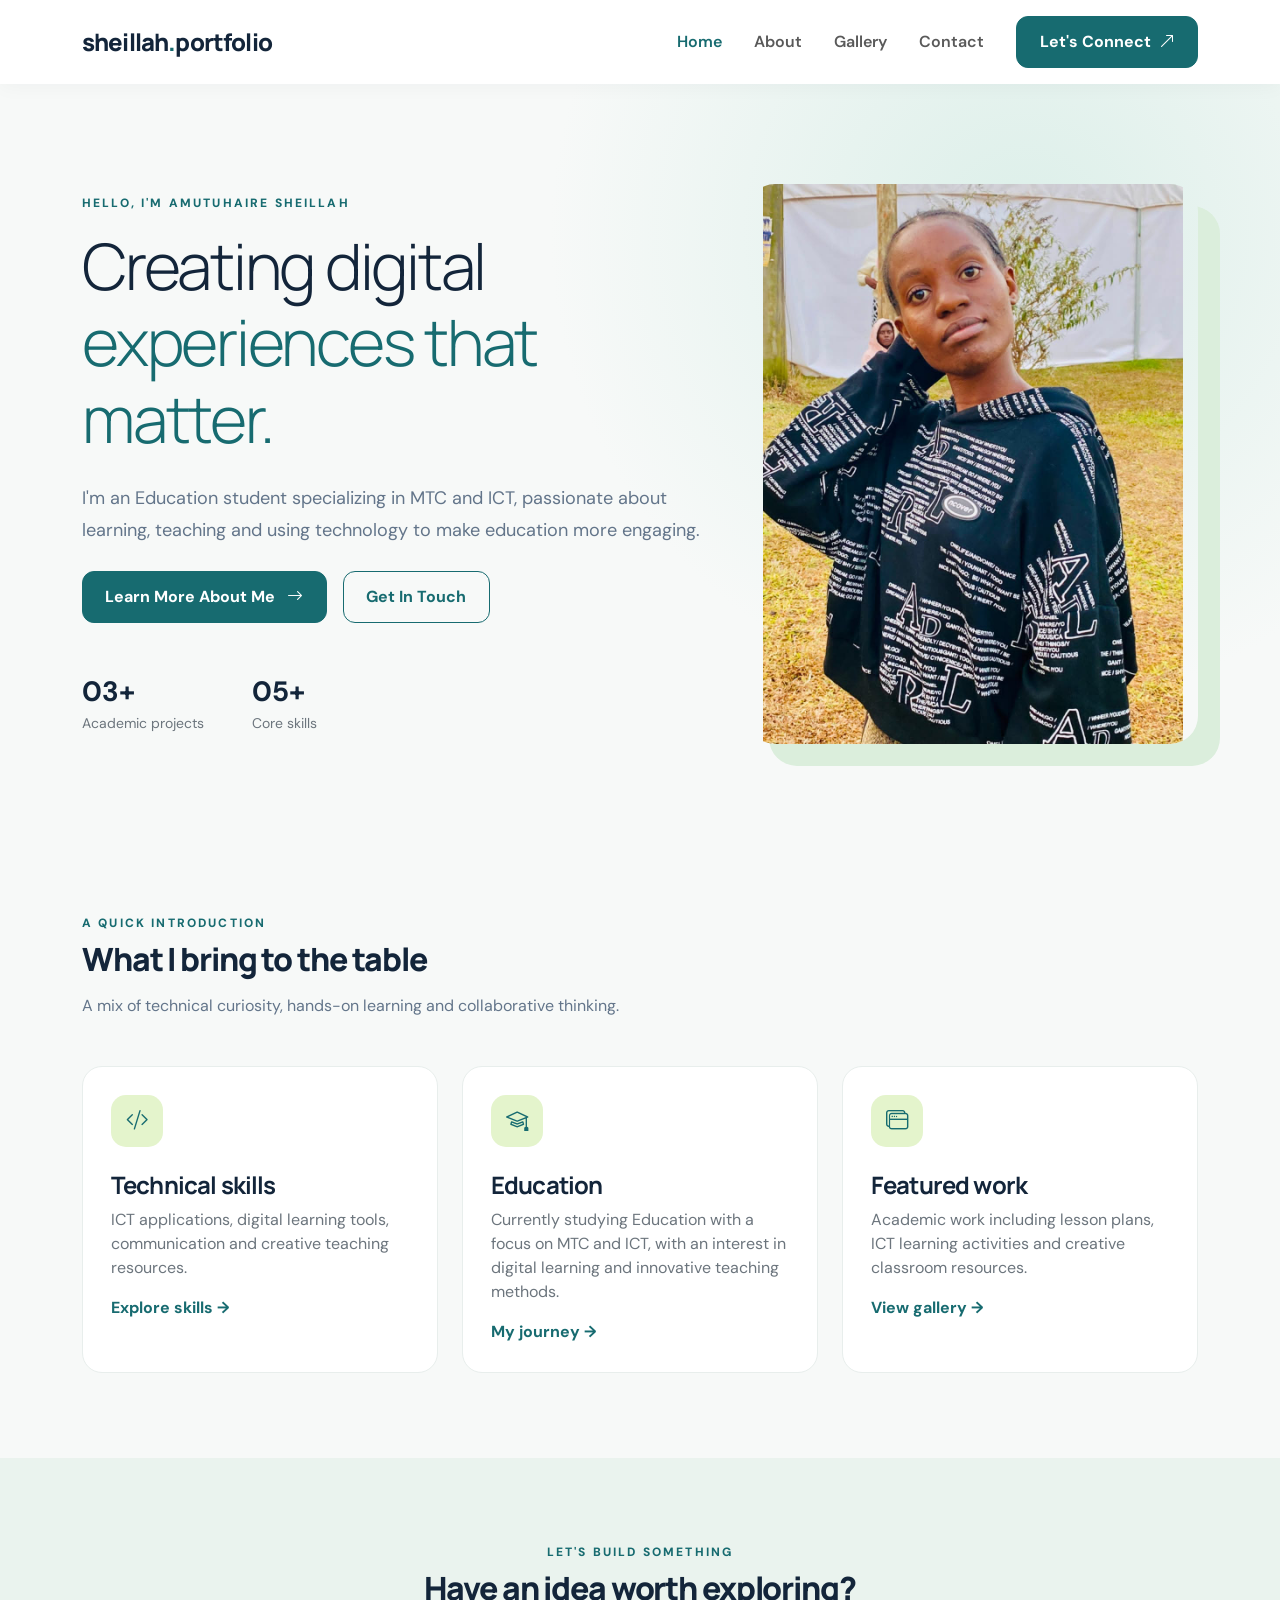
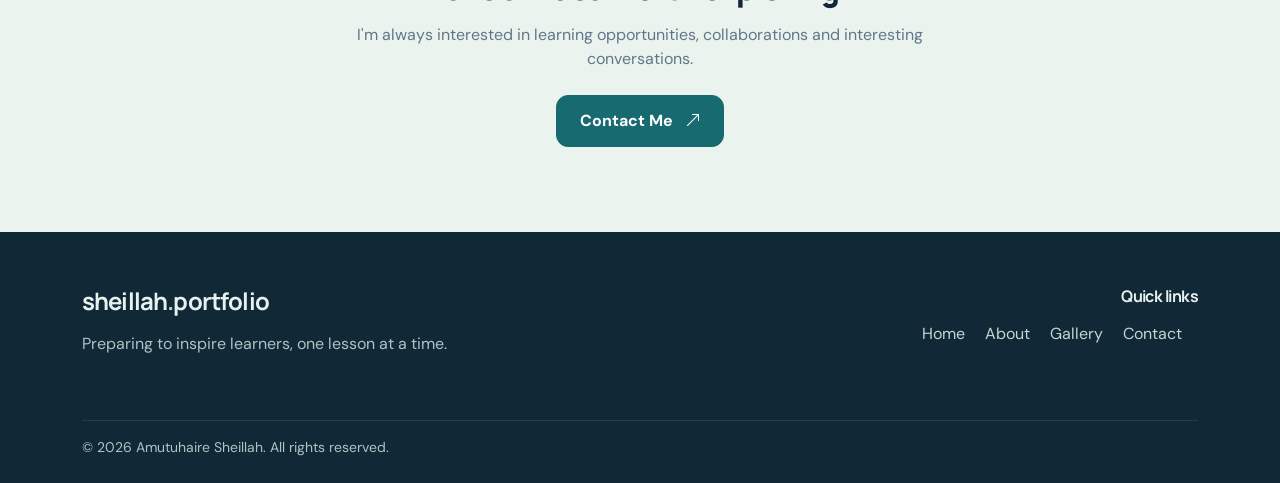
<file: index.html>
<!doctype html>
<html lang="en">
    <head>
        <meta charset="utf-8">
        <meta name="viewport" content="width=device-width, initial-scale=1">
        <meta name="description"
            content="Amutuhaire Sheillah — Education student specializing in MTC and ICT. Explore my skills, work and contact details.">
        <title>Home | Amutuhaire Sheillah</title>
        <link rel="preconnect" href="https://fonts.googleapis.com">
        <link href="https://cdn.jsdelivr.net/npm/bootstrap@5.3.3/dist/css/bootstrap.min.css" rel="stylesheet">
        <link rel="stylesheet"
            href="https://cdn.jsdelivr.net/npm/bootstrap-icons@1.11.3/font/bootstrap-icons.min.css">
        <link rel="stylesheet" href="css/style.css">
    </head>

    <body>
        <a class="visually-hidden-focusable position-absolute top-0 start-0 bg-white p-2" href="#main">
            Skip to content
        </a>

        <nav class="navbar navbar-expand-lg sticky-top" aria-label="Main navigation">
            <div class="container py-2">
                <a class="navbar-brand fs-4" href="index.html">sheillah<span>.</span>portfolio</a>
                <button class="navbar-toggler" type="button" data-bs-toggle="collapse" data-bs-target="#navbarMenu"
                    aria-controls="navbarMenu" aria-expanded="false" aria-label="Toggle navigation">
                    <span class="navbar-toggler-icon"></span>
                </button>

                <div class="collapse navbar-collapse" id="navbarMenu">
                    <ul class="navbar-nav ms-auto align-items-lg-center">
                        <li class="nav-item">
                            <a class="nav-link active" aria-current="page" href="index.html">Home</a>
                        </li>
                        <li class="nav-item">
                            <a class="nav-link" href="about.html">About</a>
                        </li>
                        <li class="nav-item">
                            <a class="nav-link" href="gallery.html">Gallery</a>
                        </li>
                        <li class="nav-item">
                            <a class="nav-link" href="contact.html">Contact</a>
                        </li>
                    </ul>
                    <a class="btn btn-brand ms-lg-4 mt-3 mt-lg-0" href="contact.html">
                        Let's Connect <i class="bi bi-arrow-up-right ms-1"></i>
                    </a>
                </div>
            </div>
        </nav>

        <main id="main">
            <section class="hero">
                <div class="container">
                    <div class="row align-items-center gy-5">
                        <div class="col-lg-7">
                            <div class="eyebrow mb-3">Hello, I'm Amutuhaire Sheillah</div>
                            <h1 class="display-3 mb-4">
                                Creating digital<br>
                                <span style="color:var(--brand)">experiences that matter.</span>
                            </h1>
                            <p class="lead-muted mb-4">
                                I'm an Education student specializing in MTC and ICT, passionate about learning,
                                teaching and using technology to make education more engaging.
                            </p>
                            <div class="d-flex flex-wrap gap-3">
                                <a class="btn btn-brand" href="about.html">
                                    Learn More About Me <i class="bi bi-arrow-right ms-2"></i>
                                </a>
                                <a class="btn btn-outline-brand" href="contact.html">Get In Touch</a>
                            </div>
                            <div class="mt-5 d-flex gap-5">
                                <div>
                                    <strong class="fs-3">03+</strong>
                                    <div class="text-secondary small">Academic projects</div>
                                </div>
                                <div>
                                    <strong class="fs-3">05+</strong>
                                    <div class="text-secondary small">Core skills</div>
                                </div>
                            </div>
                        </div>
                        <div class="col-lg-5">
                            <img class="hero-image" src="images/WhatsApp Image 2026-10-19 at 8.22.58 AM.jpeg"
                                alt="Portrait of Amutuhaire Sheillah, an Education student">
                        </div>
                    </div>
                </div>
            </section>

            <section class="section-pad">
                <div class="container">
                    <div class="eyebrow mb-2">A quick introduction</div>
                    <h2 class="section-title mb-3">What I bring to the table</h2>
                    <p class="section-subtitle mb-5">
                        A mix of technical curiosity, hands-on learning and collaborative thinking.
                    </p>

                    <div class="row g-4">
                        <div class="col-md-4">
                            <article class="soft-card">
                                <div class="icon-box mb-4"><i class="bi bi-code-slash"></i></div>
                                <h3 class="h4 fw-bold">Technical skills</h3>
                                <p class="text-secondary">
                                    ICT applications, digital learning tools, communication and creative teaching
                                    resources.
                                </p>
                                <a href="about.html#skills" class="fw-bold text-decoration-none"
                                    style="color:var(--brand)">Explore skills →</a>
                            </article>
                        </div>
                        <div class="col-md-4">
                            <article class="soft-card">
                                <div class="icon-box mb-4"><i class="bi bi-mortarboard"></i></div>
                                <h3 class="h4 fw-bold">Education</h3>
                                <p class="text-secondary">
                                    Currently studying Education with a focus on MTC and ICT, with an interest in
                                    digital learning and innovative teaching methods.
                                </p>
                                <a href="about.html#education" class="fw-bold text-decoration-none"
                                    style="color:var(--brand)">My journey →</a>
                            </article>
                        </div>
                        <div class="col-md-4">
                            <article class="soft-card">
                                <div class="icon-box mb-4"><i class="bi bi-window-stack"></i></div>
                                <h3 class="h4 fw-bold">Featured work</h3>
                                <p class="text-secondary">
                                    Academic work including lesson plans, ICT learning activities and creative
                                    classroom resources.
                                </p>
                                <a href="gallery.html" class="fw-bold text-decoration-none"
                                    style="color:var(--brand)">View gallery →</a>
                            </article>
                        </div>
                    </div>
                </div>
            </section>

            <section class="section-pad" style="background:#eaf3ee">
                <div class="container text-center">
                    <div class="eyebrow mb-2">Let's build something</div>
                    <h2 class="section-title mb-3">Have an idea worth exploring?</h2>
                    <p class="section-subtitle mx-auto mb-4">
                        I'm always interested in learning opportunities, collaborations and interesting conversations.
                    </p>
                    <a class="btn btn-brand" href="contact.html">
                        Contact Me <i class="bi bi-arrow-up-right ms-2"></i>
                    </a>
                </div>
            </section>
        </main>

        <footer>
            <div class="container">
                <div class="row gy-4">
                    <div class="col-lg-5">
                        <h3 class="h4 fw-bold">sheillah<span style="color:#9de0bb">.</span>portfolio</h3>
                        <p class="small-muted mt-3">
                            Preparing to inspire learners, one lesson at a time.
                        </p>
                    </div>
                    <div class="col-lg-7 text-lg-end">
                        <h4 class="h6 fw-bold mb-3">Quick links</h4>
                        <a class="me-3" href="index.html">Home</a>
                        <a class="me-3" href="about.html">About</a>
                        <a class="me-3" href="gallery.html">Gallery</a>
                        <a class="me-3" href="contact.html">Contact</a>
                    </div>
                </div>

                <hr class="border-secondary mt-5">

                <div class="d-flex flex-column flex-md-row justify-content-between small small-muted">
                    <span>© <span data-year>2026</span> Amutuhaire Sheillah. All rights reserved.</span>
                
                </div>
            </div>
        </footer>

        <script src="https://cdn.jsdelivr.net/npm/bootstrap@5.3.3/dist/js/bootstrap.bundle.min.js"></script>
        <script src="js/script.js"></script>
    </body>
</html>
</file>
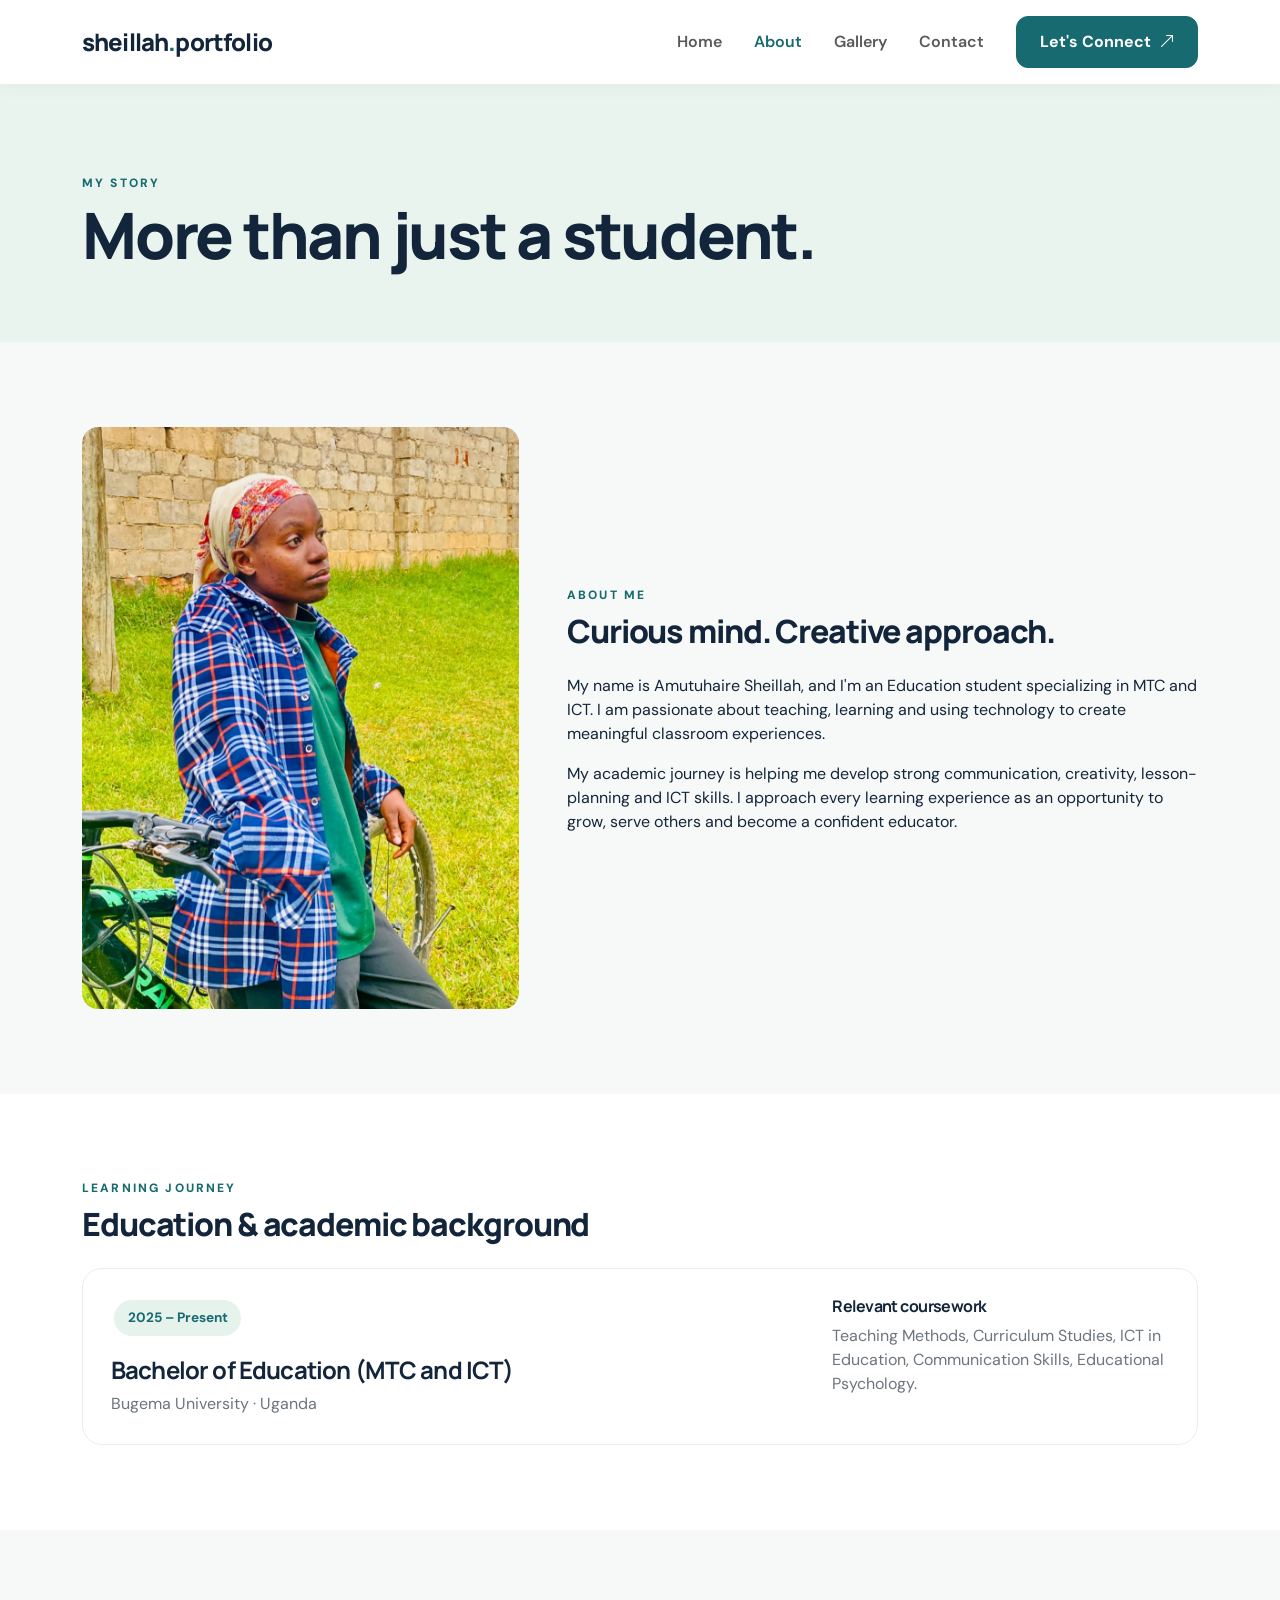
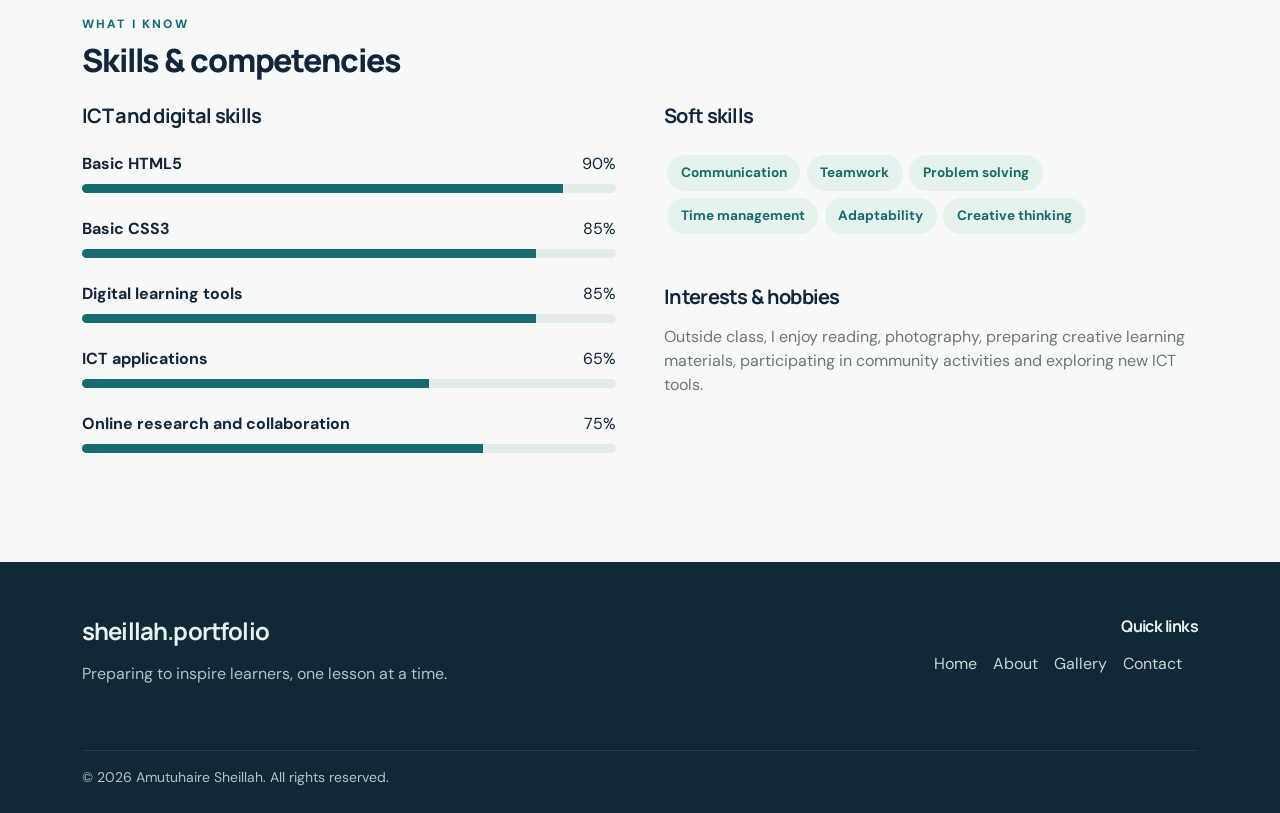
<file: about.html>
<!DOCTYPE html>
<html lang="en">
<head>
<meta http-equiv="Content-Type" content="text/html; charset=UTF-8">
<meta charset="utf-8">
<meta name="viewport" content="width=device-width, initial-scale=1">
<meta name="description" content="Amutuhaire Sheillah &mdash; Education student specializing in MTC and ICT. Explore my skills, work and contact details.">
<title>About | Amutuhaire Sheillah</title>
<link rel="preconnect" href="https://fonts.googleapis.com">
<link href="https://cdn.jsdelivr.net/npm/bootstrap@5.3.3/dist/css/bootstrap.min.css" rel="stylesheet">
<link rel="stylesheet" href="https://cdn.jsdelivr.net/npm/bootstrap-icons@1.11.3/font/bootstrap-icons.min.css">
<link rel="stylesheet" href="css/style.css">
</head>
<body>
<a class="visually-hidden-focusable position-absolute top-0 start-0 bg-white p-2" href="#main">Skip to content</a><nav class="navbar navbar-expand-lg sticky-top" aria-label="Main navigation"><div class="container py-2">
<a class="navbar-brand fs-4" href="index.html">sheillah<span>.</span>portfolio</a><button class="navbar-toggler" type="button" data-bs-toggle="collapse" data-bs-target="#navbarMenu" aria-controls="navbarMenu" aria-expanded="false" aria-label="Toggle navigation"><span class="navbar-toggler-icon"></span></button><div class="collapse navbar-collapse" id="navbarMenu">
<ul class="navbar-nav ms-auto align-items-lg-center">
<li class="nav-item"><a class="nav-link " href="index.html">Home</a></li>
<li class="nav-item"><a class="nav-link active" aria-current="page" href="about.html">About</a></li>
<li class="nav-item"><a class="nav-link " href="gallery.html">Gallery</a></li>
<li class="nav-item"><a class="nav-link " href="contact.html">Contact</a></li>
</ul>
<a class="btn btn-brand ms-lg-4 mt-3 mt-lg-0" href="https://wa.me/256746329475.com">Let's Connect <i class="bi bi-arrow-up-right ms-1"></i></a>
</div>
</div></nav><main id="main"><header class="page-banner"><div class="container">
<div class="eyebrow mb-2">My story</div>
<h1>More than just a student.</h1>
</div></header><section class="section-pad"><div class="container"><div class="row align-items-center g-5">
<div class="col-lg-5"><img src="images/WhatsApp Image 2026-10-19 at 8.22.59 AM.jpeg" class="img-fluid rounded-4" alt="Illustration of a female student studying at a desk"></div>
<div class="col-lg-7">
<div class="eyebrow mb-2">About me</div>
<h2 class="section-title mb-4">Curious mind. Creative approach.</h2>
<p>My name is Amutuhaire Sheillah, and I'm an Education student specializing in MTC and ICT. I am passionate about teaching, learning and using technology to create meaningful classroom experiences.</p>
<p>My academic journey is helping me develop strong communication, creativity, lesson-planning and ICT skills. I approach every learning experience as an opportunity to grow, serve others and become a confident educator.</p>
</div>
</div></div></section><section class="section-pad bg-white" id="education"><div class="container">
<div class="eyebrow mb-2">Learning journey</div>
<h2 class="section-title mb-4">Education &amp; academic background</h2>
<div class="soft-card"><div class="row gy-3">
<div class="col-md-8">
<span class="pill">2025 &ndash; Present</span><h3 class="h4 fw-bold mt-3">Bachelor of Education (MTC and ICT)</h3>
<p class="text-secondary mb-0">Bugema University &middot; Uganda</p>
</div>
<div class="col-md-4">
<h4 class="h6 fw-bold">Relevant coursework</h4>
<p class="text-secondary mb-0">Teaching Methods, Curriculum Studies, ICT in Education, Communication Skills, Educational Psychology.</p>
</div>
</div></div>
</div></section><section class="section-pad" id="skills"><div class="container">
<div class="eyebrow mb-2">What I know</div>
<h2 class="section-title mb-4">Skills &amp; competencies</h2>
<div class="row g-5">
<div class="col-lg-6">
<h3 class="h5 fw-bold mb-4">ICT and digital skills</h3>
<div class="d-flex justify-content-between mb-2">
<strong>Basic HTML5</strong><span>90%</span>
</div>
<div class="progress mb-4" role="progressbar" aria-label="Basic HTML5" aria-valuenow="90" aria-valuemin="0" aria-valuemax="100"><div class="progress-bar" style="width:90%"></div></div>
<div class="d-flex justify-content-between mb-2">
<strong>Basic CSS3</strong><span>85%</span>
</div>
<div class="progress mb-4" role="progressbar" aria-label="Basic CSS3" aria-valuenow="85" aria-valuemin="0" aria-valuemax="100"><div class="progress-bar" style="width:85%"></div></div>
<div class="d-flex justify-content-between mb-2">
<strong>Digital learning tools</strong><span>85%</span>
</div>
<div class="progress mb-4" role="progressbar" aria-label="Digital learning tools" aria-valuenow="85" aria-valuemin="0" aria-valuemax="100"><div class="progress-bar" style="width:85%"></div></div>
<div class="d-flex justify-content-between mb-2">
<strong>ICT applications</strong><span>65%</span>
</div>
<div class="progress mb-4" role="progressbar" aria-label="ICT applications" aria-valuenow="65" aria-valuemin="0" aria-valuemax="100"><div class="progress-bar" style="width:65%"></div></div>
<div class="d-flex justify-content-between mb-2">
<strong>Online research and collaboration</strong><span>75%</span>
</div>
<div class="progress mb-4" role="progressbar" aria-label="Online research and collaboration" aria-valuenow="75" aria-valuemin="0" aria-valuemax="100"><div class="progress-bar" style="width:75%"></div></div>
</div>
<div class="col-lg-6">
<h3 class="h5 fw-bold mb-4">Soft skills</h3>
<div>
<span class="pill">Communication</span><span class="pill">Teamwork</span><span class="pill">Problem solving</span><span class="pill">Time management</span><span class="pill">Adaptability</span><span class="pill">Creative thinking</span>
</div>
<h3 class="h5 fw-bold mt-5 mb-3">Interests &amp; hobbies</h3>
<p class="text-secondary">Outside class, I enjoy reading, photography, preparing creative learning materials, participating in community activities and exploring new ICT tools.</p>
</div>
</div>
</div></section></main><footer><div class="container">
<div class="row gy-4">
<div class="col-lg-5">
<h3 class="h4 fw-bold">sheillah<span style="color:#9de0bb">.</span>portfolio</h3>
<p class="small-muted mt-3">Preparing to inspire learners, one lesson at a time.</p>
</div>
<div class="col-lg-7 text-lg-end">
<h4 class="h6 fw-bold mb-3">Quick links</h4>
<a class="me-3" href="index.html">Home</a><a class="me-3" href="about.html">About</a><a class="me-3" href="gallery.html">Gallery</a><a class="me-3" href="contact.html">Contact</a>
</div>
</div>
<hr class="border-secondary mt-5">
<div class="d-flex flex-column flex-md-row justify-content-between small small-muted">
<span>&copy; <span data-year>2026</span> Amutuhaire Sheillah. All rights reserved.</span>
</div>
</div></footer><script src="https://cdn.jsdelivr.net/npm/bootstrap@5.3.3/dist/js/bootstrap.bundle.min.js"></script><script src="js/script.js"></script>
</body>
</html>
</file>
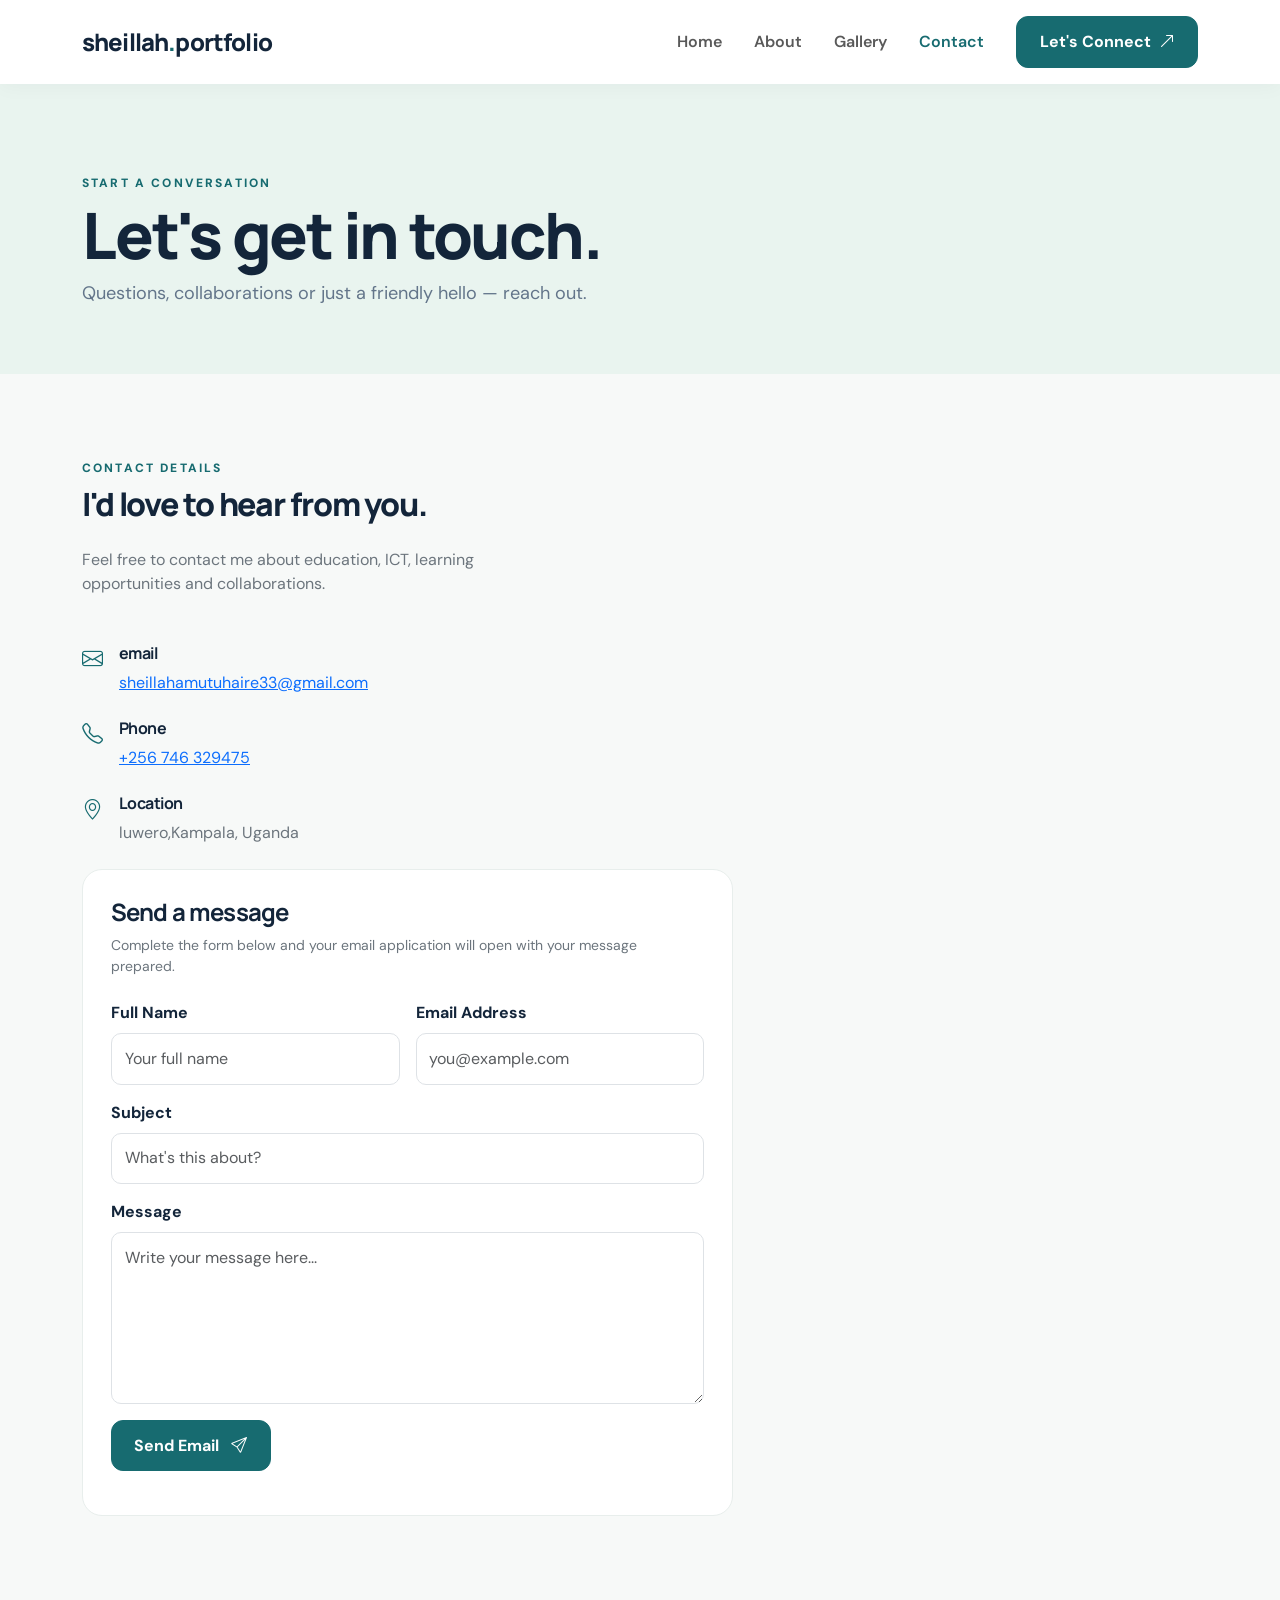
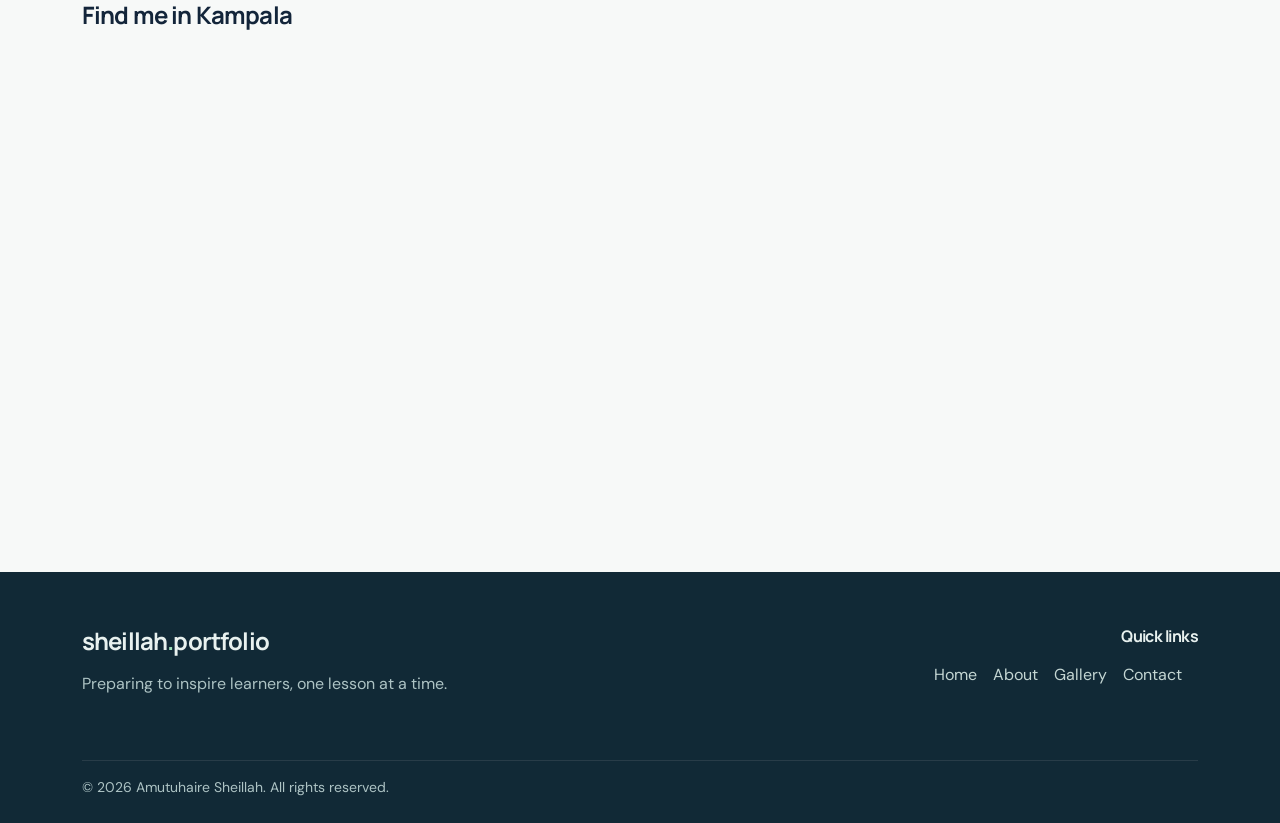
<file: contact.html>
<!DOCTYPE html>
<html lang="en">
<head>
<meta http-equiv="Content-Type" content="text/html; charset=UTF-8">
<meta charset="utf-8">
<meta name="viewport" content="width=device-width, initial-scale=1">
<meta name="description" content="Amutuhaire Sheillah &mdash; Education student specializing in MTC and ICT. Explore my skills, work and contact details.">
<title>Contact | Amutuhaire Sheillah</title>
<link rel="preconnect" href="https://fonts.googleapis.com">
<link href="https://cdn.jsdelivr.net/npm/bootstrap@5.3.3/dist/css/bootstrap.min.css" rel="stylesheet">
<link rel="stylesheet" href="https://cdn.jsdelivr.net/npm/bootstrap-icons@1.11.3/font/bootstrap-icons.min.css">
<link rel="stylesheet" href="css/style.css">
</head>
<body>
<a class="visually-hidden-focusable position-absolute top-0 start-0 bg-white p-2" href="#main">Skip to content</a><nav class="navbar navbar-expand-lg sticky-top" aria-label="Main navigation"><div class="container py-2">
<a class="navbar-brand fs-4" href="index.html">sheillah<span>.</span>portfolio</a><button class="navbar-toggler" type="button" data-bs-toggle="collapse" data-bs-target="#navbarMenu" aria-controls="navbarMenu" aria-expanded="false" aria-label="Toggle navigation"><span class="navbar-toggler-icon"></span></button><div class="collapse navbar-collapse" id="navbarMenu">
<ul class="navbar-nav ms-auto align-items-lg-center">
<li class="nav-item"><a class="nav-link " href="index.html">Home</a></li>
<li class="nav-item"><a class="nav-link " href="about.html">About</a></li>
<li class="nav-item"><a class="nav-link " href="gallery.html">Gallery</a></li>
<li class="nav-item"><a class="nav-link active" aria-current="page" href="contact.html">Contact</a></li>
</ul>
<a class="btn btn-brand ms-lg-4 mt-3 mt-lg-0" href="https://wa.me/256746329475**?utm_source=chatgpt.com">Let's Connect <i class="bi bi-arrow-up-right ms-1"></i></a>
</div>
</div></nav><main id="main"><header class="page-banner"><div class="container">
<div class="eyebrow mb-2">Start a conversation</div>
<h1>Let's get in touch.</h1>
<p class="lead-muted mb-0">Questions, collaborations or just a friendly hello &mdash; reach out.</p>
</div></header><section class="section-pad"><div class="container"><div class="row g-5">
<div class="col-lg-5">
<div class="eyebrow mb-2">Contact details</div>
<h2 class="section-title mb-4">I'd love to hear from you.</h2>
<p class="text-secondary mb-5">Feel free to contact me about education, ICT, learning opportunities and collaborations.</p>
<div class="d-flex gap-3 mb-4">
<i class="bi bi-envelope contact-icon"></i><div>
<h3 class="h6 fw-bold">email</h3>
<a href="mailto:student@example.com">sheillahamutuhaire33@gmail.com</a>
</div>
</div>
<div class="d-flex gap-3 mb-4">
<i class="bi bi-telephone contact-icon"></i><div>
<h3 class="h6 fw-bold">Phone</h3>
<a href="tel:+256700000000">+256 746 329475</a>
</div>
</div>
<div class="d-flex gap-3 mb-4">
<i class="bi bi-geo-alt contact-icon"></i><div>
<h3 class="h6 fw-bold">Location</h3>
<p class="text-secondary mb-0">luwero,Kampala, Uganda</p>
</div>
</div>

</div>
</div>
<div class="col-lg-7"><div class="soft-card">
<h2 class="h4 fw-bold mb-2">Send a message</h2>
<p class="text-secondary small mb-4">Complete the form below and your email application will open with your message prepared.</p>
<form id="contactForm" novalidate><div class="row g-3">
<div class="col-md-6">
<label for="name" class="form-label fw-bold">Full Name</label><input id="name" name="name" class="form-control" autocomplete="name" required minlength="2" placeholder="Your full name"><div class="invalid-feedback">Please enter your name.</div>
</div>
<div class="col-md-6">
<label for="email" class="form-label fw-bold">Email Address</label><input id="email" name="email" type="email" class="form-control" autocomplete="email" required placeholder="you@example.com"><div class="invalid-feedback">Please enter a valid email.</div>
</div>
<div class="col-12">
<label for="subject" class="form-label fw-bold">Subject</label><input id="subject" name="subject" class="form-control" required placeholder="What's this about?"><div class="invalid-feedback">Please enter a subject.</div>
</div>
<div class="col-12">
<label for="message" class="form-label fw-bold">Message</label><textarea id="message" name="message" class="form-control" rows="6" required minlength="10" placeholder="Write your message here..."></textarea><div class="invalid-feedback">Please enter at least 10 characters.</div>
</div>
<div class="col-12">
<button class="btn btn-brand" type="submit">Send Email <i class="bi bi-send ms-2"></i></button><p class="small text-secondary mt-3 mb-0" id="formNotice" role="status"></p>
</div>
</div></form>
</div></div>
</div></div></section><section class="pb-5"><div class="container">
<h2 class="h4 fw-bold mb-3">Find me in Kampala</h2>
<div class="ratio ratio-21x9 rounded-4 overflow-hidden">
<iframe
title="Map showing Bugema University"
src="https://www.google.com/maps/embed?pb=!1m18!1m12!1m3!1d510671.4471413713!2d32.0669701734375!3d0.570295300000005!2m3!1f0!2f0!3f0!3m2!1i1024!2i768!4f13.1!3m3!1m2!1s0x177c4be209db538d%3A0xe4ac675b7d218fc9!2sBugema%20University!5e0!3m2!1sen!2sug!4v1792389382320!5m2!1sen!2sug"
style="border:0;"
allowfullscreen=""
loading="lazy"
referrerpolicy="strict-origin-when-cross-origin"></iframe>
</div>
</div></section></main><footer><div class="container">
<div class="row gy-4">
<div class="col-lg-5">
<h3 class="h4 fw-bold">sheillah<span style="color:#9de0bb">.</span>portfolio</h3>
<p class="small-muted mt-3">Preparing to inspire learners, one lesson at a time.</p>
</div>
<div class="col-lg-7 text-lg-end">
<h4 class="h6 fw-bold mb-3">Quick links</h4>
<a class="me-3" href="index.html">Home</a><a class="me-3" href="about.html">About</a><a class="me-3" href="gallery.html">Gallery</a><a class="me-3" href="contact.html">Contact</a>
</div>
</div>
<hr class="border-secondary mt-5">
<div class="d-flex flex-column flex-md-row justify-content-between small small-muted">
<span>&copy; <span data-year>2026</span> Amutuhaire Sheillah. All rights reserved.</span>
</div>
</div></footer><script src="https://cdn.jsdelivr.net/npm/bootstrap@5.3.3/dist/js/bootstrap.bundle.min.js"></script><script src="js/script.js"></script>
</body>
</html>
</file>
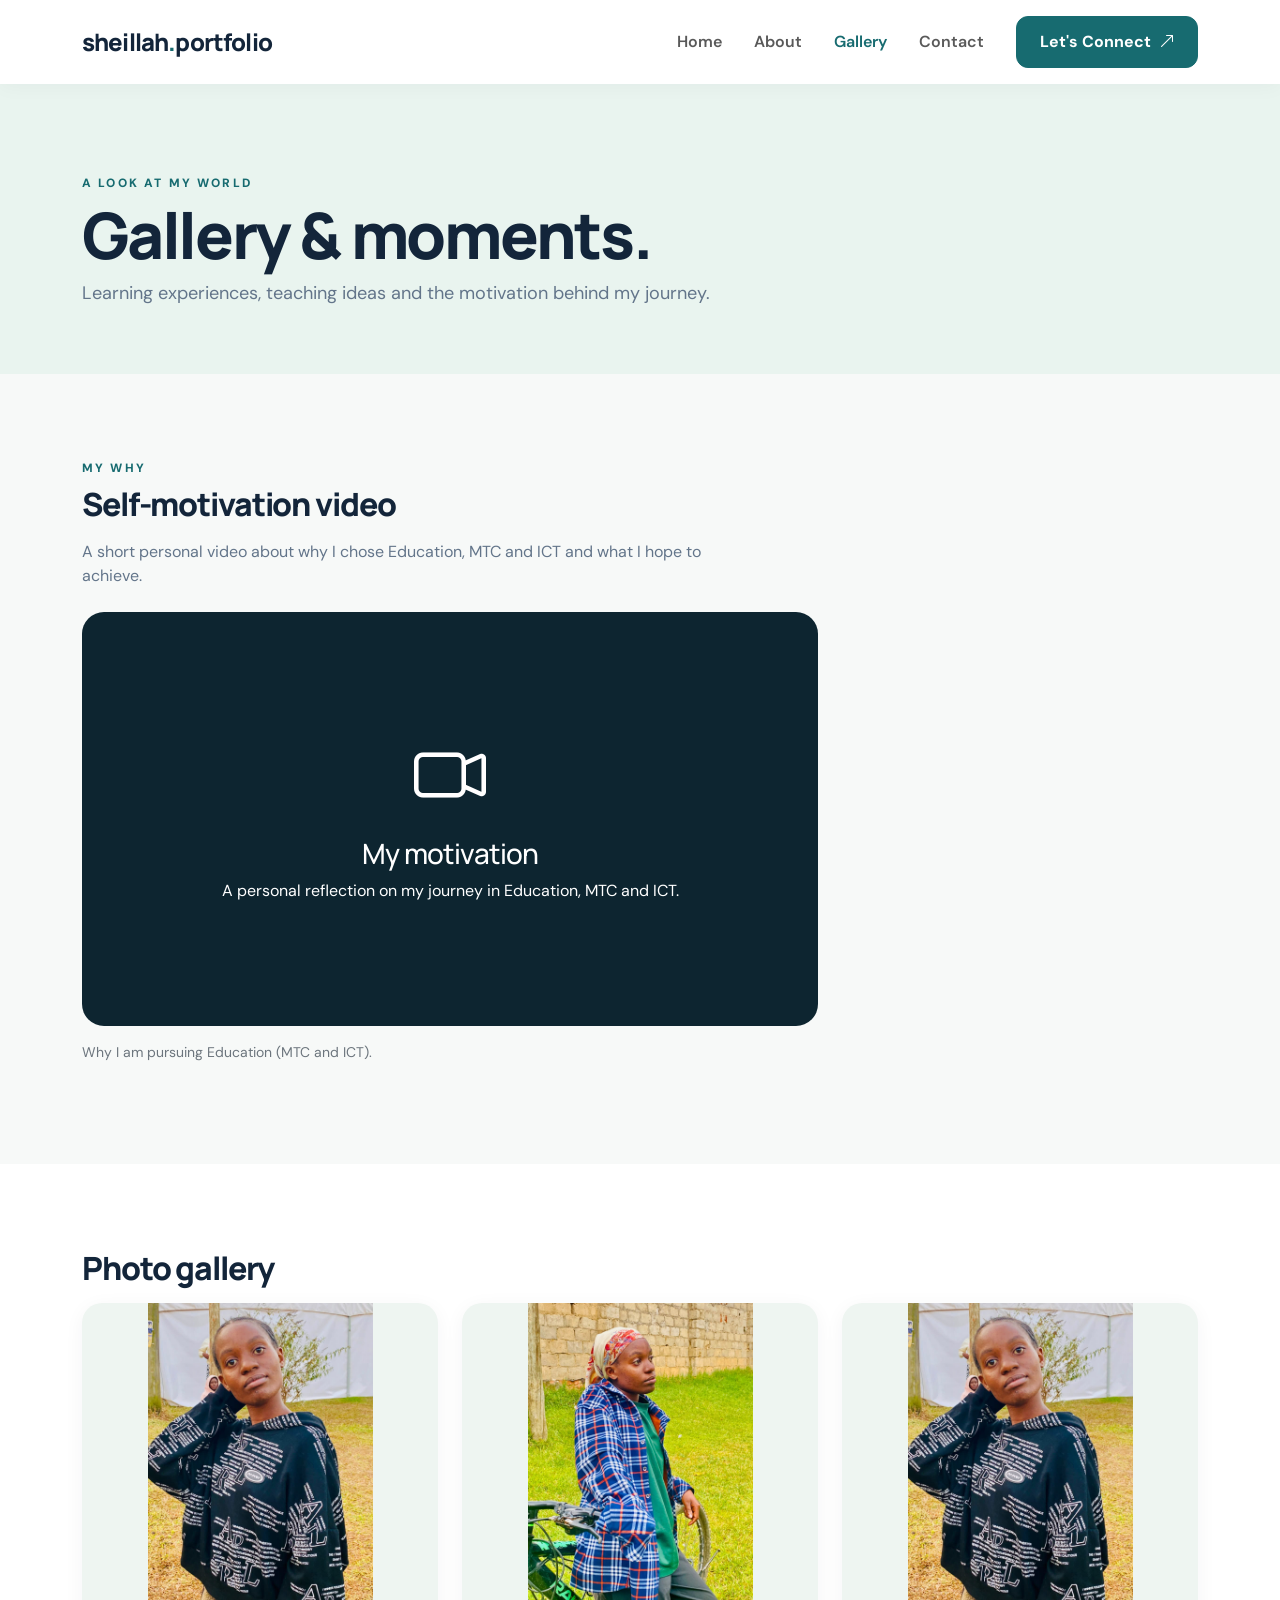
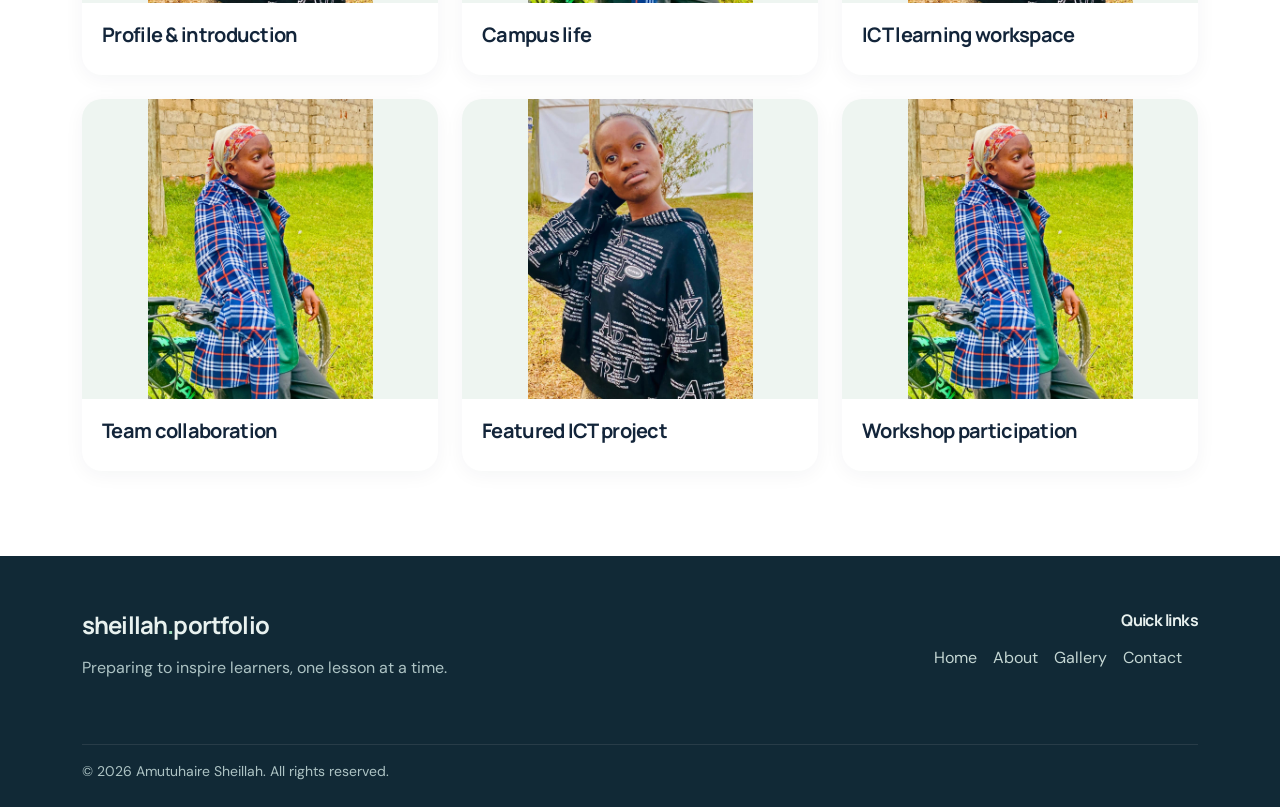
<file: gallery.html>
<!DOCTYPE html>
<html lang="en">
<head>
<meta http-equiv="Content-Type" content="text/html; charset=UTF-8">
<meta charset="utf-8">
<meta name="viewport" content="width=device-width, initial-scale=1">
<meta name="description" content="Amutuhaire Sheillah &mdash; Education student specializing in MTC and ICT. Explore my skills, work and contact details.">
<title>Gallery | Amutuhaire Sheillah</title>
<link rel="preconnect" href="https://fonts.googleapis.com">
<link href="https://cdn.jsdelivr.net/npm/bootstrap@5.3.3/dist/css/bootstrap.min.css" rel="stylesheet">
<link rel="stylesheet" href="https://cdn.jsdelivr.net/npm/bootstrap-icons@1.11.3/font/bootstrap-icons.min.css">
<link rel="stylesheet" href="css/style.css">
</head>
<body>
<a class="visually-hidden-focusable position-absolute top-0 start-0 bg-white p-2" href="#main">Skip to content</a><nav class="navbar navbar-expand-lg sticky-top" aria-label="Main navigation"><div class="container py-2">
<a class="navbar-brand fs-4" href="index.html">sheillah<span>.</span>portfolio</a><button class="navbar-toggler" type="button" data-bs-toggle="collapse" data-bs-target="#navbarMenu" aria-controls="navbarMenu" aria-expanded="false" aria-label="Toggle navigation"><span class="navbar-toggler-icon"></span></button><div class="collapse navbar-collapse" id="navbarMenu">
<ul class="navbar-nav ms-auto align-items-lg-center">
<li class="nav-item"><a class="nav-link " href="index.html">Home</a></li>
<li class="nav-item"><a class="nav-link " href="about.html">About</a></li>
<li class="nav-item"><a class="nav-link active" aria-current="page" href="gallery.html">Gallery</a></li>
<li class="nav-item"><a class="nav-link " href="contact.html">Contact</a></li>
</ul>
<a class="btn btn-brand ms-lg-4 mt-3 mt-lg-0" href="contact.html">Let's Connect <i class="bi bi-arrow-up-right ms-1"></i></a>
</div>
</div></nav><main id="main"><header class="page-banner"><div class="container">
<div class="eyebrow mb-2">A look at my world</div>
<h1>Gallery &amp; moments.</h1>
<p class="lead-muted mb-0">Learning experiences, teaching ideas and the motivation behind my journey.</p>
</div></header><section class="section-pad"><div class="container">
<div class="eyebrow mb-2">My why</div>
<h2 class="section-title mb-3">Self-motivation video</h2>
<p class="section-subtitle mb-4">A short personal video about why I chose Education, MTC and ICT and what I hope to achieve.</p>
<div class="row g-4 align-items-center">
<div class="col-lg-8">
<div class="video-frame">
<video id="motivationVideo" controls preload="metadata" playsinline aria-label="Personal motivation video" hidden><source src="videos/WhatsApp Video 2026-10-19 at 8.30.35 AM.mp4" type="video/mp4">Your browser does not support video playback.</video><div id="videoPlaceholder" class="video-placeholder"><div>
<i class="bi bi-camera-video display-2"></i><h3 class="mt-3">My motivation</h3>
<p class="mb-0">A personal reflection on my journey in Education, MTC and ICT.</p>
</div></div>
</div>
<p class="text-secondary small mt-3">Why I am pursuing Education (MTC and ICT).</p>
</div>
</div>
</div></section><section class="section-pad bg-white"><div class="container">
<h2 class="section-title mb-3">Photo gallery</h2>
<div class="row g-4">
<div class="col-sm-6 col-lg-4"><figure class="gallery-card mb-0"><img src="images/WhatsApp Image 2026-10-19 at 8.22.58 AM.jpeg" alt="Amutuhaire Sheillah at a university event" loading="lazy"><figcaption class="caption"><h3 class="h5 fw-bold mb-2">Profile &amp; introduction</h3>
</div>
<div class="col-sm-6 col-lg-4"><figure class="gallery-card mb-0"><img src="images/WhatsApp Image 2026-10-19 at 8.22.59 AM.jpeg" alt="Amutuhaire Sheillah enjoying campus life" loading="lazy"><figcaption class="caption"><h3 class="h5 fw-bold mb-2">Campus life</h3>
</div>
<div class="col-sm-6 col-lg-4"><figure class="gallery-card mb-0"><img src="images/WhatsApp Image 2026-10-19 at 8.22.58 AM.jpeg" alt="ICT learning workspace" loading="lazy"><figcaption class="caption"><h3 class="h5 fw-bold mb-2">ICT learning workspace</h3>
</div>
<div class="col-sm-6 col-lg-4"><figure class="gallery-card mb-0"><img src="images/WhatsApp Image 2026-10-19 at 8.22.59 AM.jpeg" alt="Students working together on a learning activity" loading="lazy"><figcaption class="caption"><h3 class="h5 fw-bold mb-2">Team collaboration</h3>
</div>
<div class="col-sm-6 col-lg-4"><figure class="gallery-card mb-0"><img src="images/WhatsApp Image 2026-10-19 at 8.22.58 AM.jpeg" alt="Featured ICT learning project" loading="lazy"><figcaption class="caption"><h3 class="h5 fw-bold mb-2">Featured ICT project</h3>
</div>
<div class="col-sm-6 col-lg-4"><figure class="gallery-card mb-0"><img src="images/WhatsApp Image 2026-10-19 at 8.22.59 AM.jpeg" alt="Participation in an education workshop" loading="lazy"><figcaption class="caption"><h3 class="h5 fw-bold mb-2">Workshop participation</h3>
</div>
</div>
</div></section></main><footer><div class="container">
<div class="row gy-4">
<div class="col-lg-5">
<h3 class="h4 fw-bold">sheillah<span style="color:#9de0bb">.</span>portfolio</h3>
<p class="small-muted mt-3">Preparing to inspire learners, one lesson at a time.</p>
</div>
<div class="col-lg-7 text-lg-end">
<h4 class="h6 fw-bold mb-3">Quick links</h4>
<a class="me-3" href="index.html">Home</a><a class="me-3" href="about.html">About</a><a class="me-3" href="gallery.html">Gallery</a><a class="me-3" href="contact.html">Contact</a>
</div>
</div>
<hr class="border-secondary mt-5">
<div class="d-flex flex-column flex-md-row justify-content-between small small-muted">
<span>&copy; <span data-year>2026</span> Amutuhaire Sheillah. All rights reserved.</span>
</div>
</div></footer><script src="https://cdn.jsdelivr.net/npm/bootstrap@5.3.3/dist/js/bootstrap.bundle.min.js"></script><script src="js/script.js"></script>
</body>
</html>
</file>
<file: css/style.css>
@import url('https://fonts.googleapis.com/css2?family=DM+Sans:wght@400;500;600;700&family=Manrope:wght@400;500;600;700;800&display=swap');
:root{--ink:#13253a;--muted:#63758a;--brand:#176b70;--lime:#e4f4cc;--paper:#f7f9f8}*{box-sizing:border-box}body{font-family:'DM Sans',sans-serif;color:var(--ink);background:var(--paper)}h1,h2,h3,h4,.navbar-brand{font-family:Manrope,sans-serif;letter-spacing:-.035em}h1{font-weight:800;line-height:1.08}.navbar{background:rgba(255,255,255,.96);backdrop-filter:blur(12px);box-shadow:0 2px 20px #13253a0a}.navbar-brand{font-weight:800;color:var(--ink)}.navbar-brand span{color:var(--brand)}.nav-link{font-weight:600;margin-left:1rem}.nav-link.active,.nav-link:hover{color:var(--brand)!important}.btn-brand{background:var(--brand);border-color:var(--brand);color:white;padding:.8rem 1.4rem;font-weight:700;border-radius:12px}.btn-brand:hover{background:#105459;color:white}.btn-outline-brand{border:1px solid var(--brand);color:var(--brand);border-radius:12px;padding:.8rem 1.4rem;font-weight:700}.btn-outline-brand:hover{background:var(--brand);color:white}.hero{padding:100px 0 85px;background:radial-gradient(circle at 80% 20%,#dcefe9 0,transparent 40%),var(--paper)}.eyebrow{text-transform:uppercase;letter-spacing:.18em;color:var(--brand);font-size:.75rem;font-weight:800}.lead-muted{font-size:1.13rem;color:var(--muted);line-height:1.8}.hero-image{display:block;width:100%;height:auto;max-height:560px;object-fit:contain;object-position:center;border-radius:28px;box-shadow:22px 22px 0 #dbeedc}.section-pad{padding:85px 0}.section-title{font-weight:800}.section-subtitle{color:var(--muted);max-width:620px}.soft-card{background:white;border:1px solid #e8eeec;border-radius:20px;padding:28px;height:100%;transition:transform .2s,box-shadow .2s}.soft-card:hover{transform:translateY(-4px);box-shadow:0 15px 35px #13253a12}.icon-box{display:inline-grid;place-items:center;width:52px;height:52px;border-radius:15px;background:var(--lime);color:var(--brand);font-size:1.4rem}.page-banner{padding:90px 0 65px;background:#e9f4ef}.page-banner h1{font-size:clamp(2.5rem,5vw,4rem)}.pill{display:inline-block;background:#e6f3ed;color:#176b70;border-radius:100px;padding:.5rem .85rem;margin:.2rem;font-weight:700;font-size:.85rem}.progress{height:9px;background:#e4ece9}.progress-bar{background:var(--brand)}.gallery-card{overflow:hidden;border-radius:20px;background:white;box-shadow:0 4px 20px #13253a0c;height:100%}.gallery-card img{display:block;width:100%;height:300px;aspect-ratio:4 / 3;object-fit:contain;object-position:center;background:#eef5f1}.gallery-card .caption{padding:20px}.video-frame{background:#0d2530;border-radius:22px;overflow:hidden}.video-frame video{width:100%;display:block;aspect-ratio:16/9}.video-placeholder{aspect-ratio:16/9;display:grid;place-items:center;color:white;text-align:center;padding:30px}.contact-icon{font-size:1.3rem;color:var(--brand)}.form-control{padding:.8rem;border-radius:10px}.form-control:focus{border-color:var(--brand);box-shadow:0 0 0 .2rem #176b7025}footer{background:#112936;color:#e8f1ef;padding:55px 0 25px}footer a{color:#c4d6d3;text-decoration:none}footer a:hover{color:white}.social a{display:inline-grid;place-items:center;width:38px;height:38px;border:1px solid #59727a;border-radius:50%;margin-right:8px}.small-muted{color:#adc3c4}a:focus-visible,button:focus-visible{outline:3px solid #ffb900;outline-offset:3px}@media(max-width:991px){.nav-link{margin-left:0}.hero{padding:65px 0}.hero-image{max-height:420px;box-shadow:12px 12px 0 #dbeedc}.gallery-card img{height:280px}.section-pad{padding:60px 0}}
</file>
